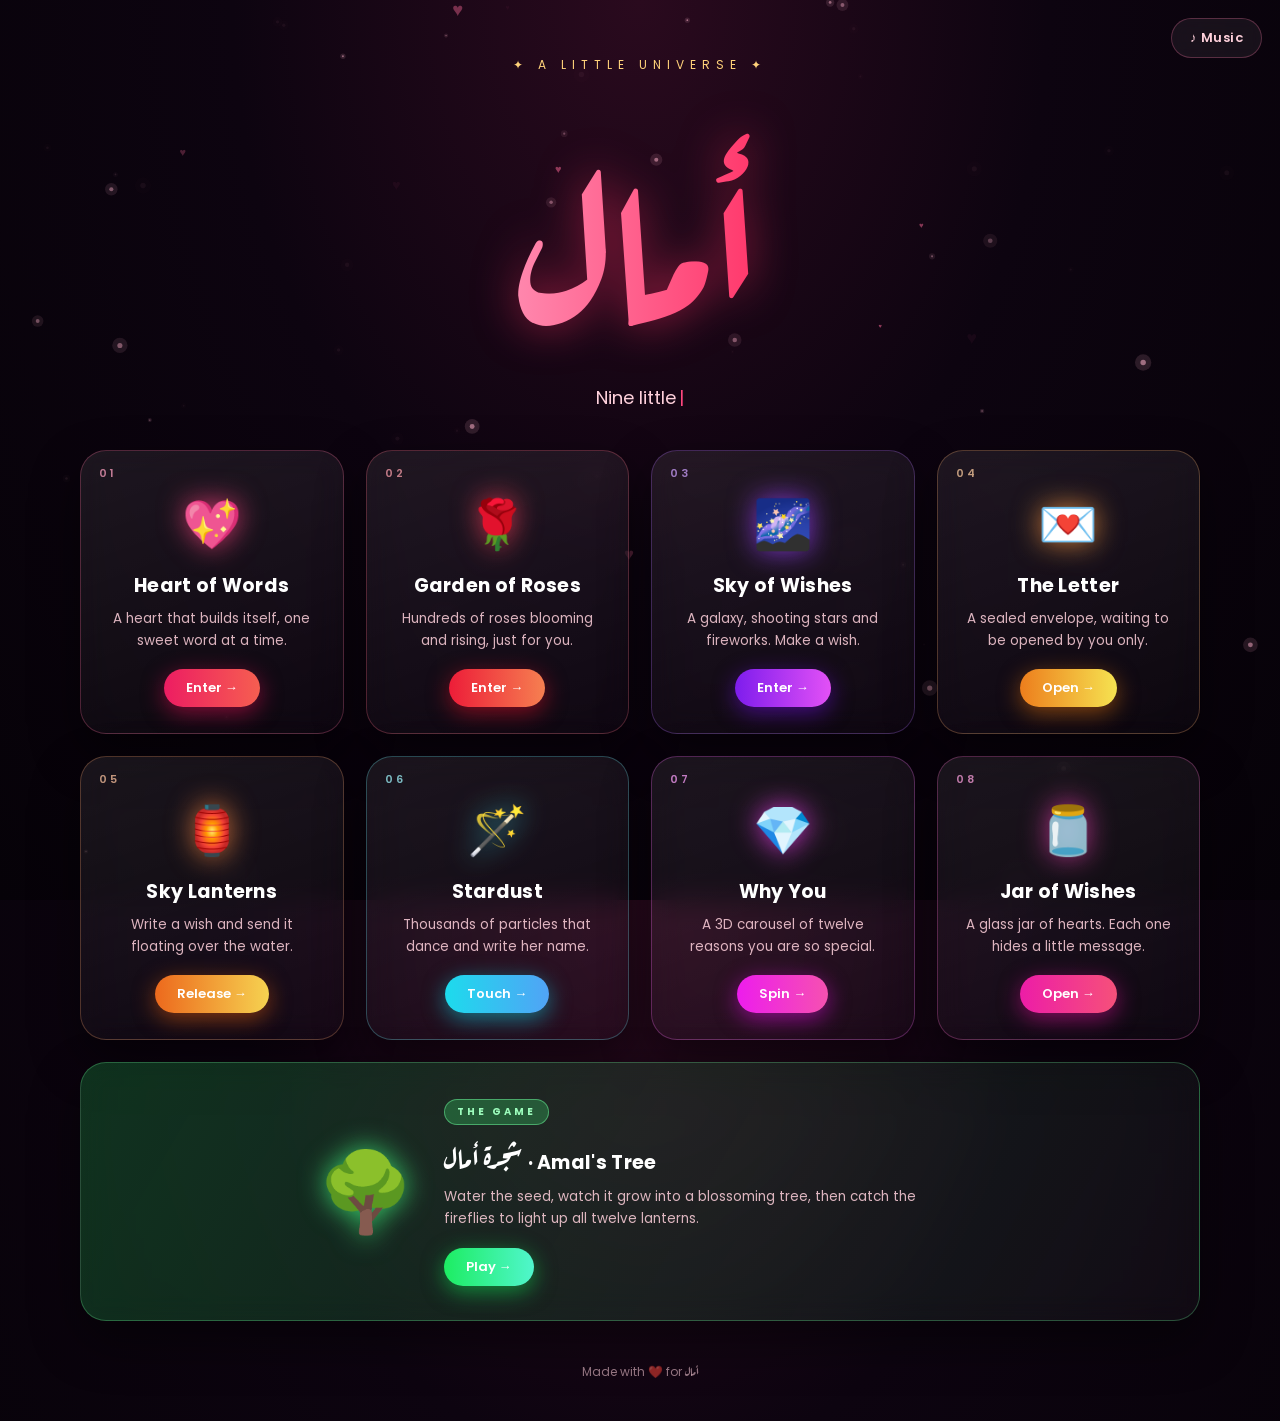
<file: amal-project-v2/index.html>
<!DOCTYPE html>
<html lang="en">
<head>
<meta charset="UTF-8">
<meta name="viewport" content="width=device-width, initial-scale=1.0">
<title>أمال ❤️</title>
<link rel="preconnect" href="https://fonts.googleapis.com">
<link href="https://fonts.googleapis.com/css2?family=Aref+Ruqaa:wght@400;700&family=Cairo:wght@400;600;700&family=Dancing+Script:wght@500;700&family=Great+Vibes&family=Poppins:wght@400;600;700&display=swap" rel="stylesheet">
<link rel="stylesheet" href="style.css">
</head>
<body class="scroll">

<main class="hero">
  <div class="tag">✦ a little universe ✦</div>
  <h1 class="name">أمال</h1>
  <div class="sub" data-type="Nine little worlds and one game, made only for you, أمال…"></div>

  <nav class="cards">
    <a class="card" style="--h:340;--d:1.0s" href="heart.html" data-link data-tilt>
      <span class="num">01</span><span class="ico">💖</span>
      <h2>Heart of Words</h2>
      <p>A heart that builds itself, one sweet word at a time.</p>
      <span class="go">Enter →</span>
    </a>
    <a class="card" style="--h:352;--d:1.1s" href="roses.html" data-link data-tilt>
      <span class="num">02</span><span class="ico">🌹</span>
      <h2>Garden of Roses</h2>
      <p>Hundreds of roses blooming and rising, just for you.</p>
      <span class="go">Enter →</span>
    </a>
    <a class="card" style="--h:268;--d:1.2s" href="stars.html" data-link data-tilt>
      <span class="num">03</span><span class="ico">🌌</span>
      <h2>Sky of Wishes</h2>
      <p>A galaxy, shooting stars and fireworks. Make a wish.</p>
      <span class="go">Enter →</span>
    </a>
    <a class="card" style="--h:28;--d:1.3s" href="letter.html" data-link data-tilt>
      <span class="num">04</span><span class="ico">💌</span>
      <h2>The Letter</h2>
      <p>A sealed envelope, waiting to be opened by you only.</p>
      <span class="go">Open →</span>
    </a>
    <a class="card" style="--h:22;--d:1.4s" href="lanterns.html" data-link data-tilt>
      <span class="num">05</span><span class="ico">🏮</span>
      <h2>Sky Lanterns</h2>
      <p>Write a wish and send it floating over the water.</p>
      <span class="go">Release →</span>
    </a>
    <a class="card" style="--h:185;--d:1.5s" href="stardust.html" data-link data-tilt>
      <span class="num">06</span><span class="ico">🪄</span>
      <h2>Stardust</h2>
      <p>Thousands of particles that dance and write her name.</p>
      <span class="go">Touch →</span>
    </a>
    <a class="card" style="--h:300;--d:1.6s" href="reasons.html" data-link data-tilt>
      <span class="num">07</span><span class="ico">💎</span>
      <h2>Why You</h2>
      <p>A 3D carousel of twelve reasons you are so special.</p>
      <span class="go">Spin →</span>
    </a>
    <a class="card" style="--h:320;--d:1.7s" href="jar.html" data-link data-tilt>
      <span class="num">08</span><span class="ico">🫙</span>
      <h2>Jar of Wishes</h2>
      <p>A glass jar of hearts. Each one hides a little message.</p>
      <span class="go">Open →</span>
    </a>
    <a class="card featured" style="--h:140;--d:1.9s" href="tree.html" data-link data-tilt>
      <span class="ico">🌳</span>
      <div>
        <span class="badge">THE GAME</span>
        <h2><span class="ar" style="font-size:1.5em">شجرة أمال</span> · Amal's Tree</h2>
        <p>Water the seed, watch it grow into a blossoming tree, then catch the fireflies to light up all twelve lanterns.</p>
        <span class="go">Play →</span>
      </div>
    </a>
  </nav>

  <div class="foot">Made with ❤️ for <span class="ar">أمال</span></div>
</main>

<script src="common.js"></script>
</body>
</html>
</file>
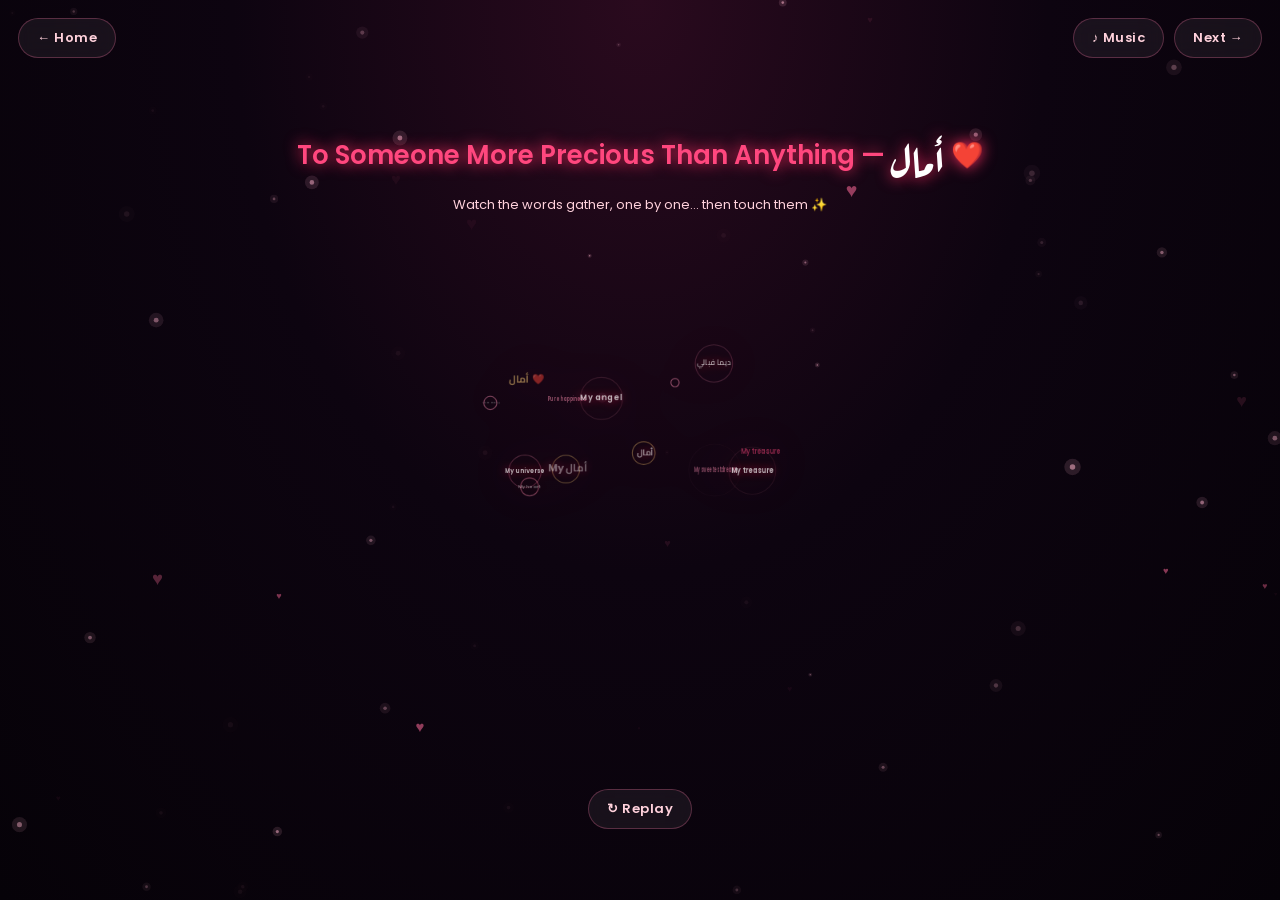
<file: amal-project-v2/heart.html>
<!DOCTYPE html>
<html lang="en">
<head>
<meta charset="UTF-8">
<meta name="viewport" content="width=device-width, initial-scale=1.0">
<title>Heart of Words ❤️ أمال</title>
<link rel="preconnect" href="https://fonts.googleapis.com">
<link href="https://fonts.googleapis.com/css2?family=Aref+Ruqaa:wght@400;700&family=Cairo:wght@400;600;700&family=Dancing+Script:wght@500;700&family=Great+Vibes&family=Poppins:wght@400;600;700&display=swap" rel="stylesheet">
<link rel="stylesheet" href="style.css">
</head>
<body>

<a class="back" href="index.html" data-link>← Home</a>

<main class="stage">
  <h1>To Someone More Precious Than Anything — <span class="ar">أمال</span> ❤️</h1>
  <p>Watch the words gather, one by one… then touch them ✨</p>
  <canvas id="heart" width="800" height="700"></canvas>
  <button class="pill replay" id="replay">↻ Replay</button>
</main>

<script src="common.js"></script>
<script src="heart.js"></script>
</body>
</html>
</file>
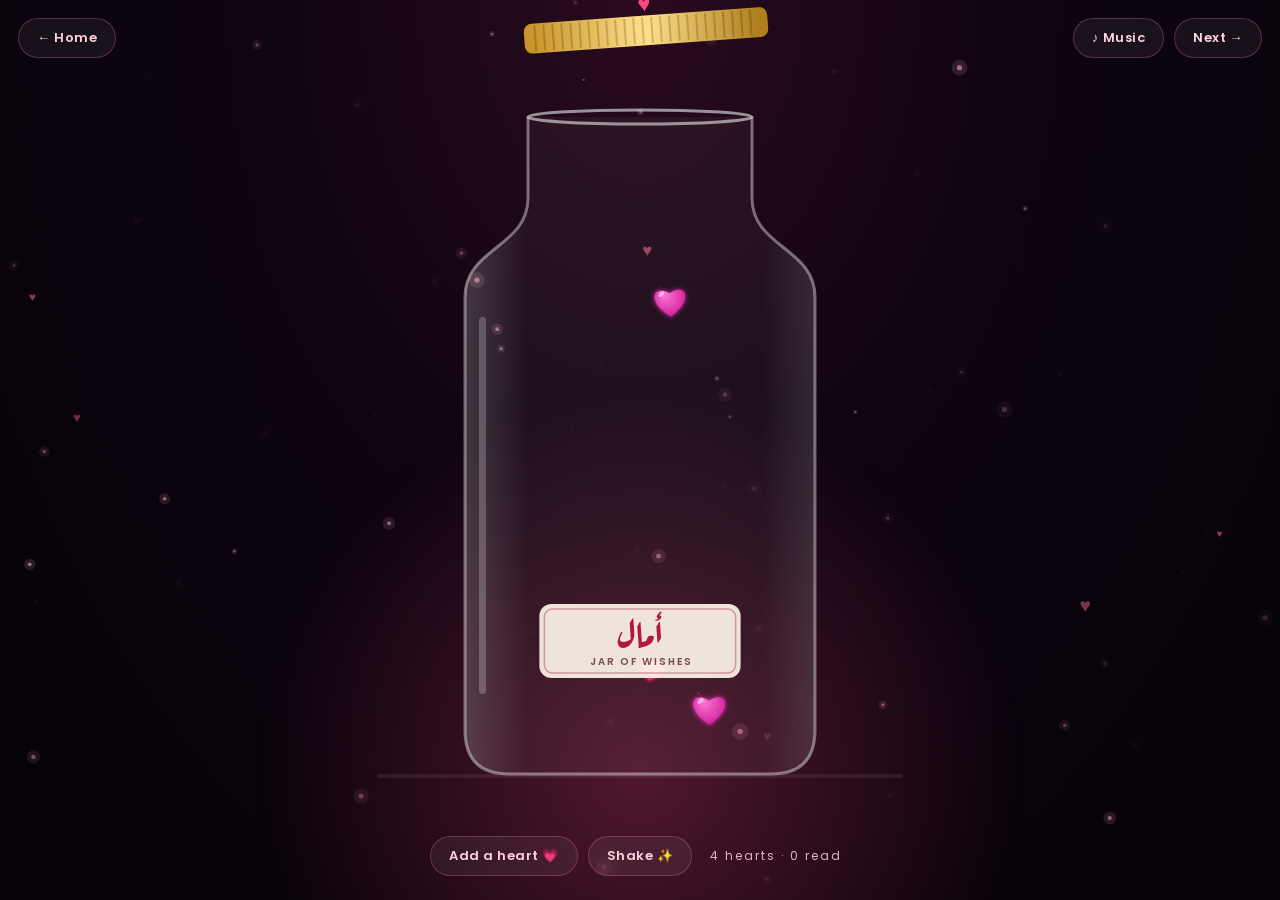
<file: amal-project-v2/jar.html>
<!DOCTYPE html>
<html lang="en">
<head>
<meta charset="UTF-8">
<meta name="viewport" content="width=device-width, initial-scale=1.0">
<title>Jar of Wishes 🫙 أمال</title>
<link rel="preconnect" href="https://fonts.googleapis.com">
<link href="https://fonts.googleapis.com/css2?family=Aref+Ruqaa:wght@400;700&family=Cairo:wght@400;600;700&family=Dancing+Script:wght@500;700&family=Great+Vibes&family=Poppins:wght@400;600;700&display=swap" rel="stylesheet">
<link rel="stylesheet" href="style.css">
</head>
<body>

<a class="back" href="index.html" data-link>← Home</a>

<canvas id="jar"></canvas>

<div class="jarui">
  <button class="pill" id="add">Add a heart 💗</button>
  <button class="pill" id="shake">Shake ✨</button>
  <span class="counter" id="count">0 hearts · tap one to read it</span>
</div>

<div class="note" id="note">
  <div class="card2">
    <div class="heartico">💌</div>
    <div class="en" id="noteEn"></div>
    <div class="arx" id="noteAr" dir="rtl"></div>
    <button id="noteClose">Keep it ❤️</button>
  </div>
</div>

<script src="common.js"></script>
<script src="jar.js"></script>
</body>
</html>
</file>
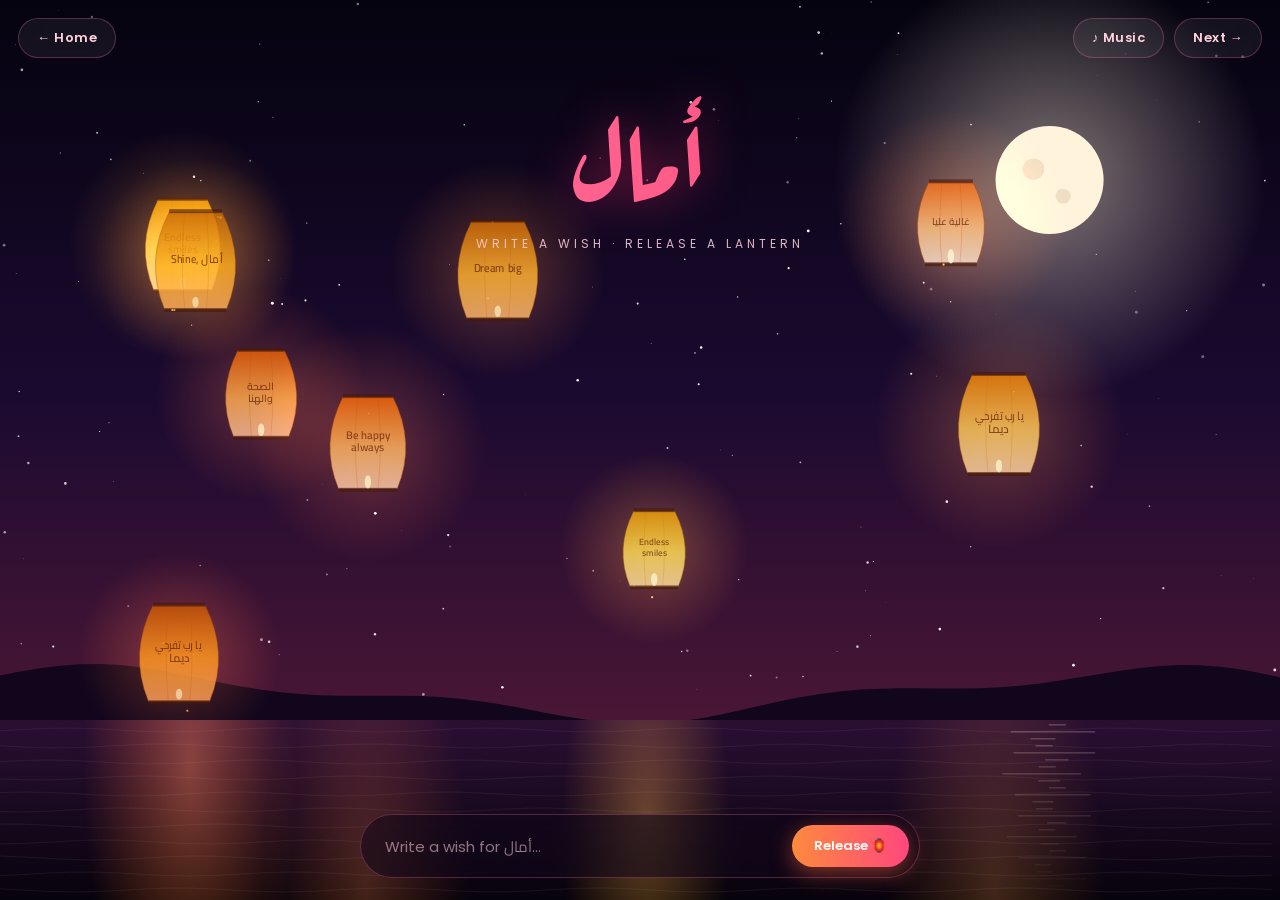
<file: amal-project-v2/lanterns.html>
<!DOCTYPE html>
<html lang="en">
<head>
<meta charset="UTF-8">
<meta name="viewport" content="width=device-width, initial-scale=1.0">
<title>Sky Lanterns 🏮 أمال</title>
<link rel="preconnect" href="https://fonts.googleapis.com">
<link href="https://fonts.googleapis.com/css2?family=Aref+Ruqaa:wght@400;700&family=Cairo:wght@400;600;700&family=Dancing+Script:wght@500;700&family=Great+Vibes&family=Poppins:wght@400;600;700&display=swap" rel="stylesheet">
<link rel="stylesheet" href="style.css">
</head>
<body data-bg="off">

<a class="back" href="index.html" data-link>← Home</a>

<canvas id="lan"></canvas>

<div class="titlebox">
  <h1 class="name">أمال</h1>
  <p>Write a wish · release a lantern</p>
</div>

<form class="composer" id="form" autocomplete="off">
  <input id="wishInput" maxlength="46" dir="auto" placeholder="Write a wish for أمال…">
  <button type="submit">Release 🏮</button>
</form>

<script src="common.js"></script>
<script src="lanterns.js"></script>
</body>
</html>
</file>
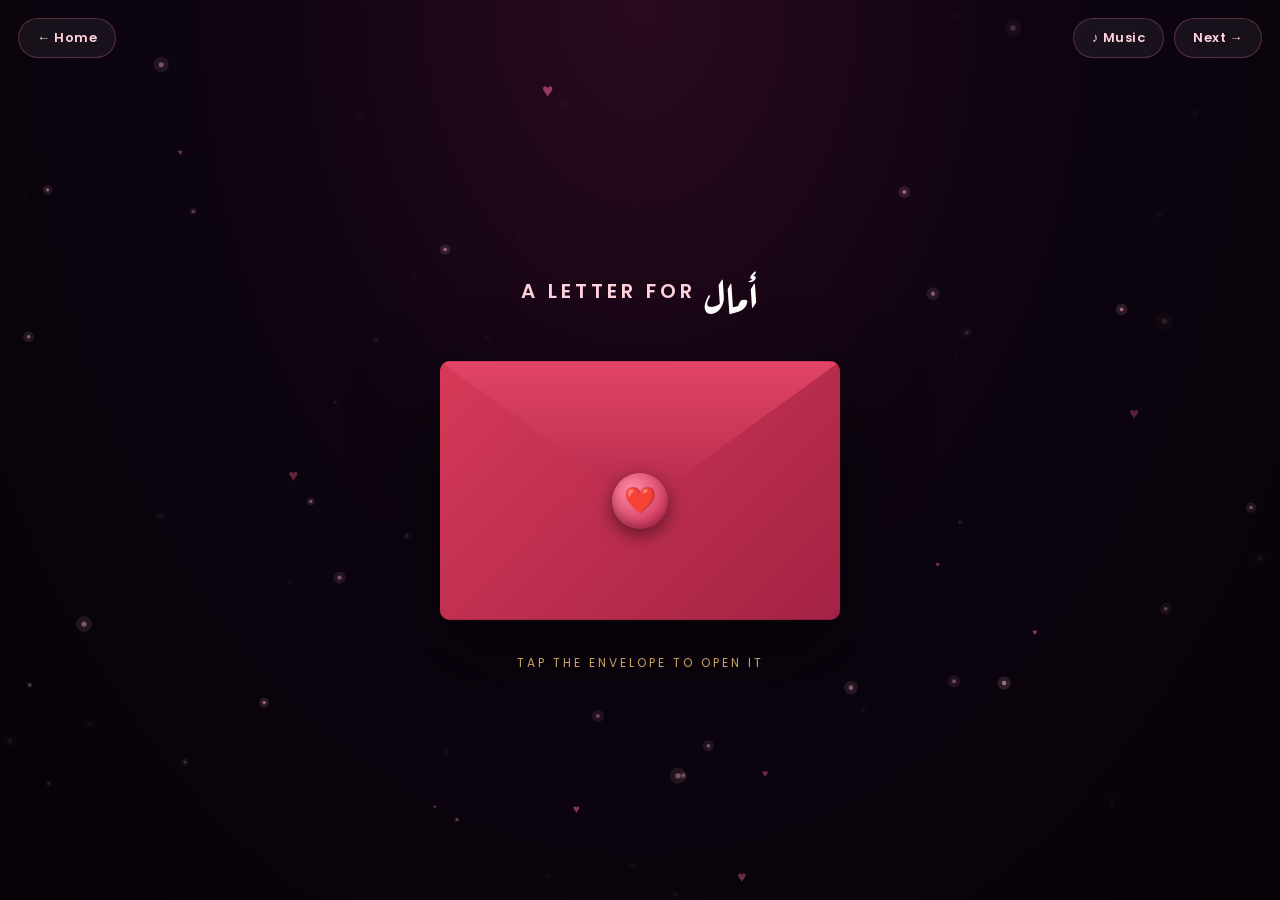
<file: amal-project-v2/letter.html>
<!DOCTYPE html>
<html lang="en">
<head>
<meta charset="UTF-8">
<meta name="viewport" content="width=device-width, initial-scale=1.0">
<title>The Letter 💌 أمال</title>
<link rel="preconnect" href="https://fonts.googleapis.com">
<link href="https://fonts.googleapis.com/css2?family=Aref+Ruqaa:wght@400;700&family=Cairo:wght@400;600;700&family=Dancing+Script:wght@500;700&family=Great+Vibes&family=Poppins:wght@400;600;700&display=swap" rel="stylesheet">
<link rel="stylesheet" href="style.css">
</head>
<body>

<a class="back" href="index.html" data-link>← Home</a>

<main class="letter-stage">
  <h1>A letter for <span class="ar">أمال</span></h1>

  <div class="env" id="env" role="button" aria-label="Open the letter">
    <div class="bk"></div>
    <div class="pp"><span>أمال</span></div>
    <div class="fr"></div>
    <div class="fl"></div>
    <div class="seal">❤️</div>
  </div>

  <div class="hint">TAP THE ENVELOPE TO OPEN IT</div>
</main>

<section class="sheet" id="sheet">
  <div class="wrap">
    <div class="tools">
      <div>
        <button class="pill on" id="langAr">عربي</button>
        <button class="pill" id="langEn">English</button>
      </div>
      <button class="pill" id="close">✕ Close</button>
    </div>
    <article class="paper" id="paper" dir="rtl"><div id="lbody"></div></article>
  </div>
</section>

<script src="common.js"></script>
<script src="letter.js"></script>
</body>
</html>
</file>
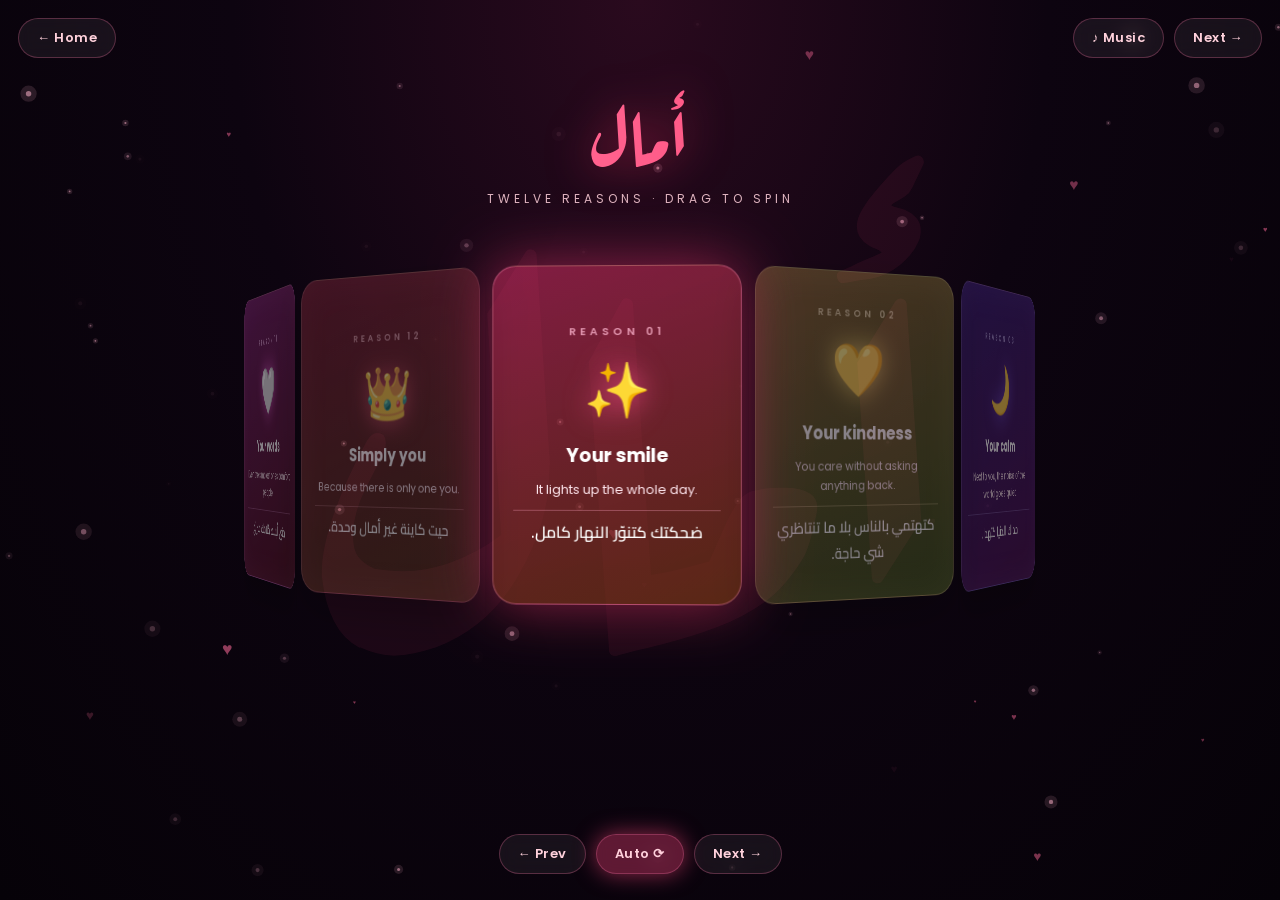
<file: amal-project-v2/reasons.html>
<!DOCTYPE html>
<html lang="en">
<head>
<meta charset="UTF-8">
<meta name="viewport" content="width=device-width, initial-scale=1.0">
<title>Why You 💎 أمال</title>
<link rel="preconnect" href="https://fonts.googleapis.com">
<link href="https://fonts.googleapis.com/css2?family=Aref+Ruqaa:wght@400;700&family=Cairo:wght@400;600;700&family=Dancing+Script:wght@500;700&family=Great+Vibes&family=Poppins:wght@400;600;700&display=swap" rel="stylesheet">
<link rel="stylesheet" href="style.css">
</head>
<body>

<a class="back" href="index.html" data-link>← Home</a>

<main class="scene" id="scene">
  <h2 class="name bgname">أمال</h2>
  <div class="ttl">
    <h1 class="name">أمال</h1>
    <p>Twelve reasons · drag to spin</p>
  </div>
  <div class="ring" id="ring"></div>
  <div class="ctl">
    <button class="pill" id="prev">← Prev</button>
    <button class="pill on" id="auto">Auto ⟳</button>
    <button class="pill" id="next">Next →</button>
  </div>
</main>

<script src="common.js"></script>
<script src="reasons.js"></script>
</body>
</html>
</file>
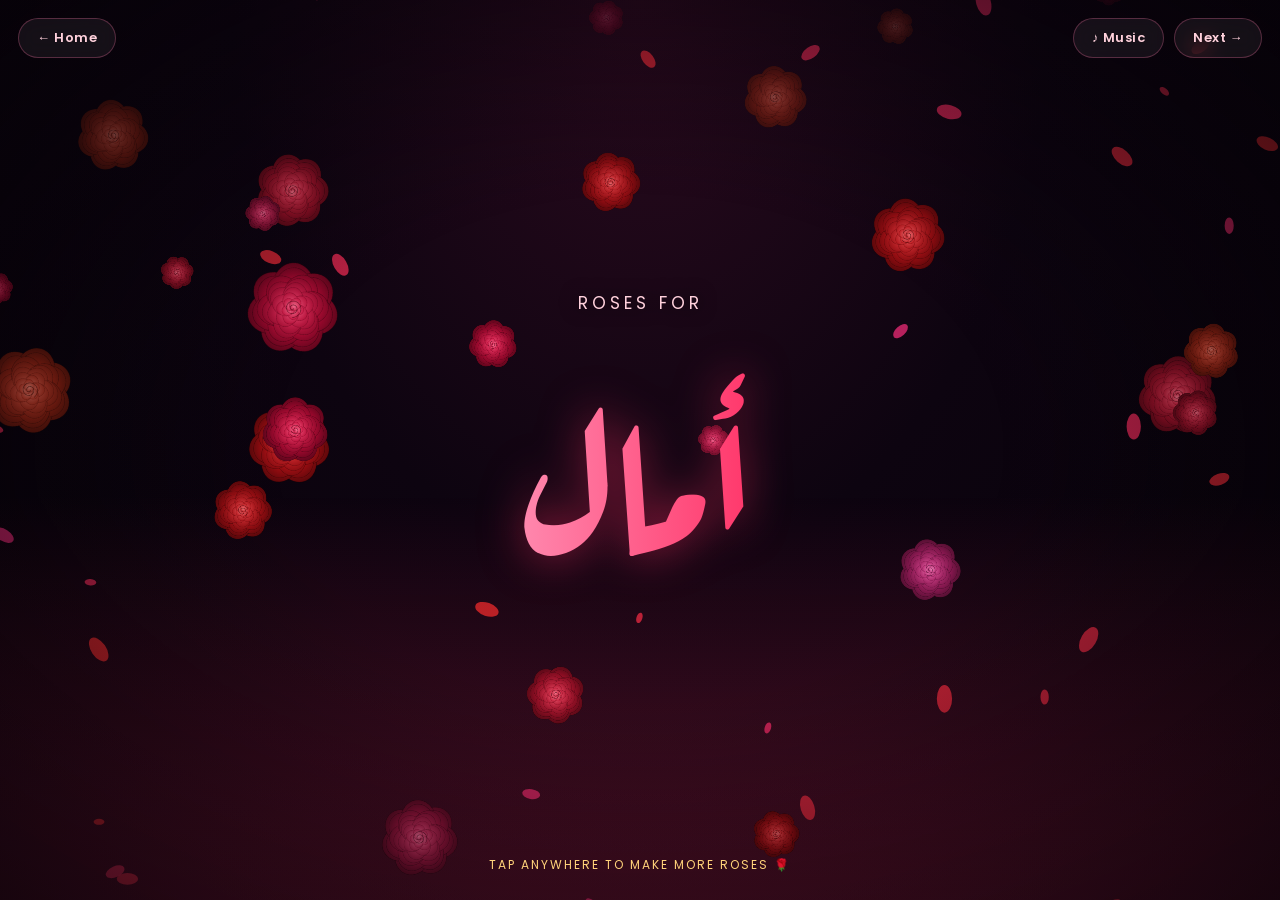
<file: amal-project-v2/roses.html>
<!DOCTYPE html>
<html lang="en">
<head>
<meta charset="UTF-8">
<meta name="viewport" content="width=device-width, initial-scale=1.0">
<title>Garden of Roses 🌹 أمال</title>
<link rel="preconnect" href="https://fonts.googleapis.com">
<link href="https://fonts.googleapis.com/css2?family=Aref+Ruqaa:wght@400;700&family=Cairo:wght@400;600;700&family=Dancing+Script:wght@500;700&family=Great+Vibes&family=Poppins:wght@400;600;700&display=swap" rel="stylesheet">
<link rel="stylesheet" href="style.css">
</head>
<body data-bg="off">

<a class="back" href="index.html" data-link>← Home</a>

<canvas id="roses"></canvas>

<div class="overlay">
  <div class="small">Roses for</div>
  <h1 class="name">أمال</h1>
  <div class="hint">TAP ANYWHERE TO MAKE MORE ROSES 🌹</div>
</div>

<script src="common.js"></script>
<script src="roses.js"></script>
</body>
</html>
</file>
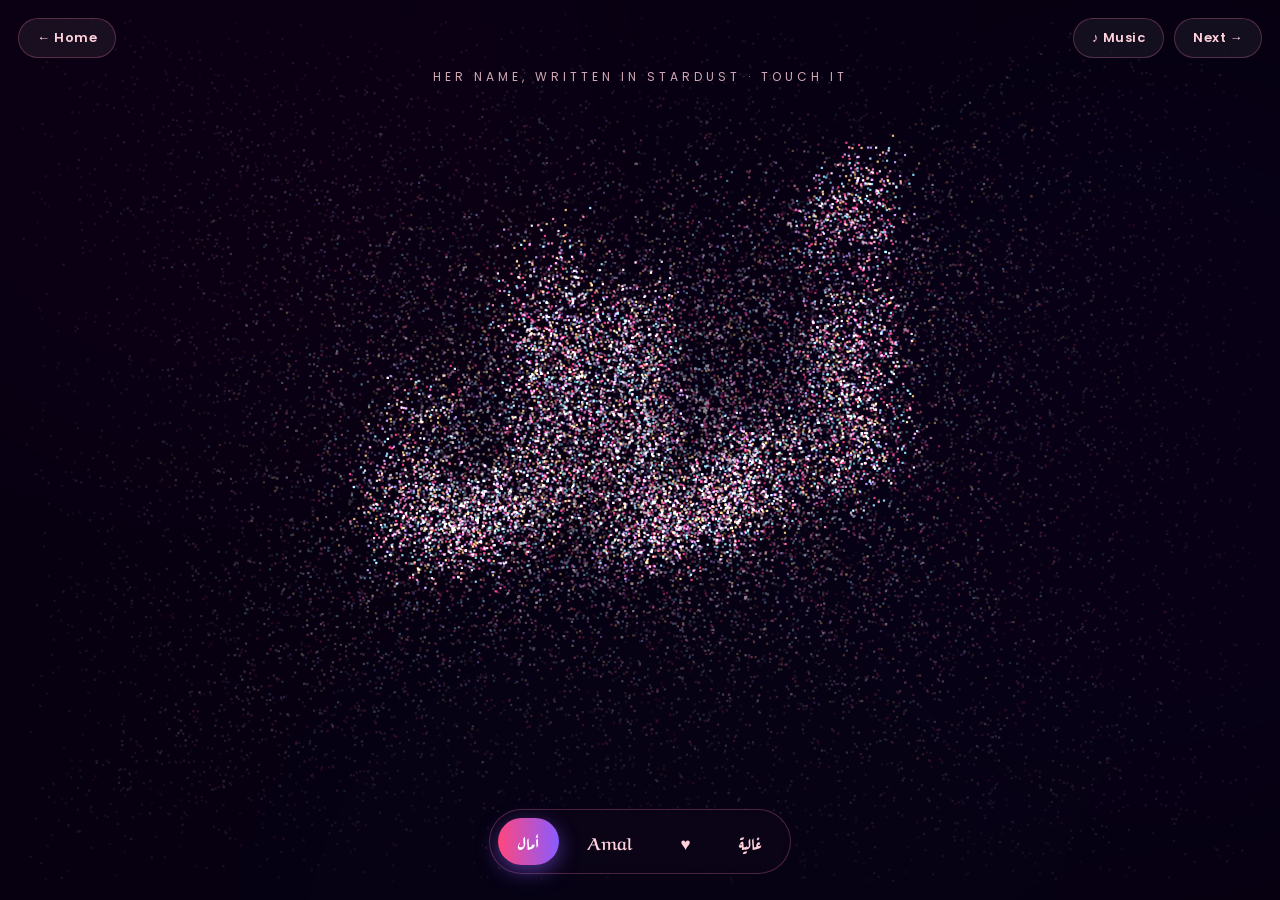
<file: amal-project-v2/stardust.html>
<!DOCTYPE html>
<html lang="en">
<head>
<meta charset="UTF-8">
<meta name="viewport" content="width=device-width, initial-scale=1.0">
<title>Stardust 🪄 أمال</title>
<link rel="preconnect" href="https://fonts.googleapis.com">
<link href="https://fonts.googleapis.com/css2?family=Aref+Ruqaa:wght@400;700&family=Cairo:wght@400;600;700&family=Dancing+Script:wght@500;700&family=Great+Vibes&family=Poppins:wght@400;600;700&display=swap" rel="stylesheet">
<link rel="stylesheet" href="style.css">
</head>
<body data-bg="off">

<a class="back" href="index.html" data-link>← Home</a>

<div class="aurora"><i></i><i></i><i></i></div>
<canvas id="dust"></canvas>

<div class="caption">Her name, written in stardust · touch it</div>

<nav class="modes" id="modes">
  <button class="on" data-i="0">أمال</button>
  <button data-i="1">Amal</button>
  <button data-i="2">♥</button>
  <button data-i="3">غالية</button>
</nav>

<script src="common.js"></script>
<script src="stardust.js"></script>
</body>
</html>
</file>
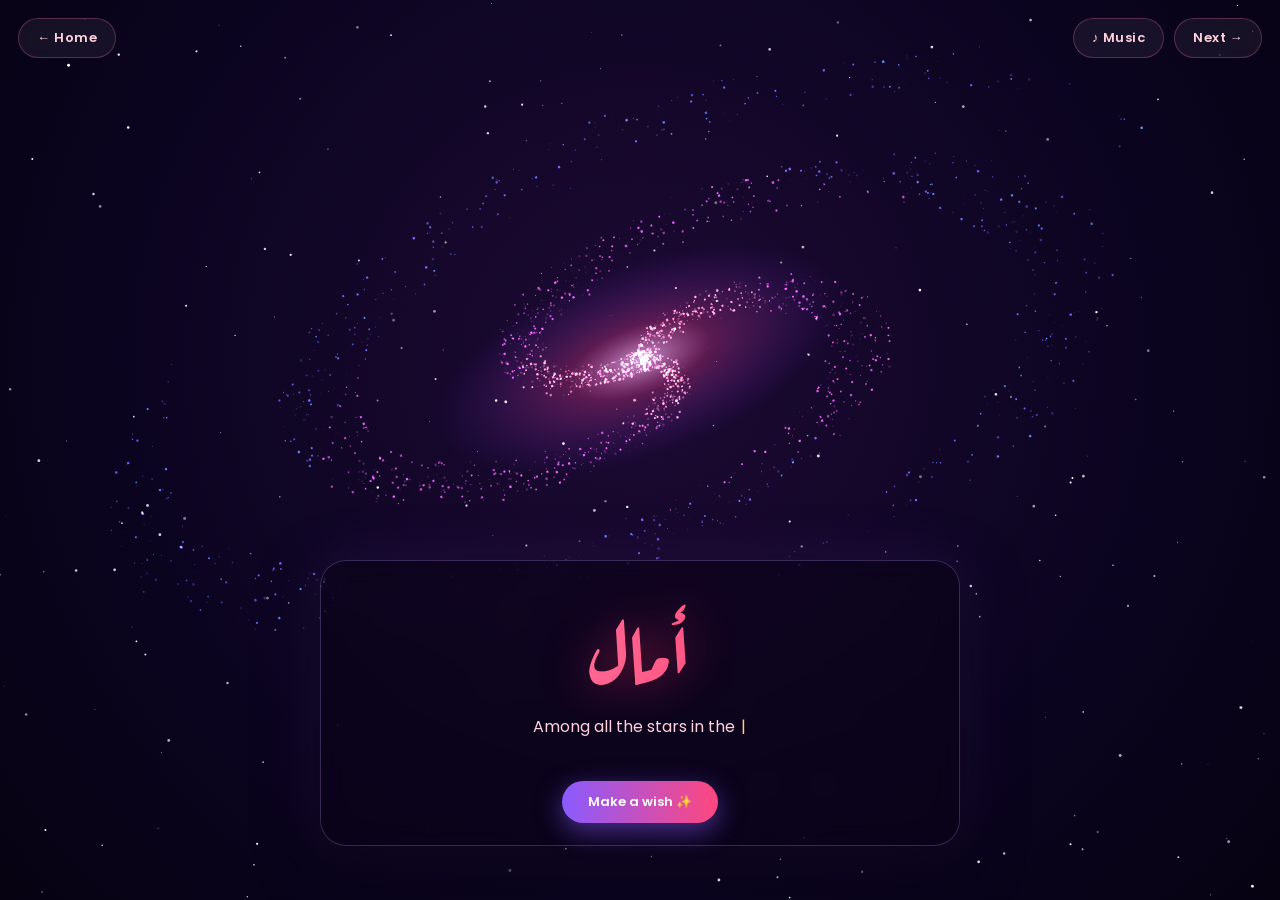
<file: amal-project-v2/stars.html>
<!DOCTYPE html>
<html lang="en">
<head>
<meta charset="UTF-8">
<meta name="viewport" content="width=device-width, initial-scale=1.0">
<title>Sky of Wishes ✨ أمال</title>
<link rel="preconnect" href="https://fonts.googleapis.com">
<link href="https://fonts.googleapis.com/css2?family=Aref+Ruqaa:wght@400;700&family=Cairo:wght@400;600;700&family=Dancing+Script:wght@500;700&family=Great+Vibes&family=Poppins:wght@400;600;700&display=swap" rel="stylesheet">
<link rel="stylesheet" href="style.css">
</head>
<body data-bg="off">

<a class="back" href="index.html" data-link>← Home</a>

<canvas id="sky"></canvas>

<section class="panel">
  <h1 class="name">أمال</h1>
  <p id="msg" dir="ltr"></p>
  <button class="wish" id="wish">Make a wish ✨</button>
</section>

<script src="common.js"></script>
<script src="stars.js"></script>
</body>
</html>
</file>
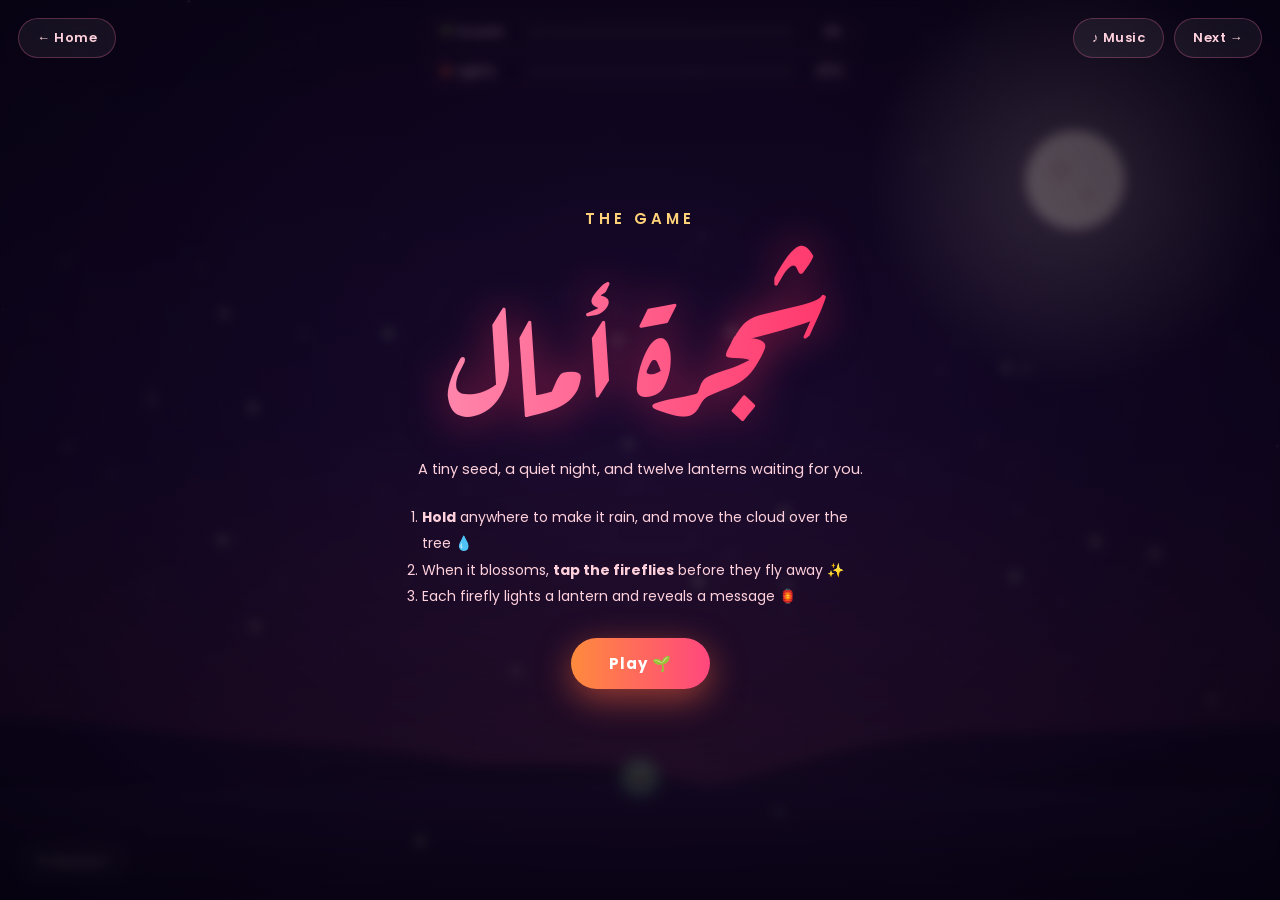
<file: amal-project-v2/tree.html>
<!DOCTYPE html>
<html lang="en">
<head>
<meta charset="UTF-8">
<meta name="viewport" content="width=device-width, initial-scale=1.0">
<title>Amal's Tree 🌳 أمال</title>
<link rel="preconnect" href="https://fonts.googleapis.com">
<link href="https://fonts.googleapis.com/css2?family=Aref+Ruqaa:wght@400;700&family=Cairo:wght@400;600;700&family=Dancing+Script:wght@500;700&family=Great+Vibes&family=Poppins:wght@400;600;700&display=swap" rel="stylesheet">
<link rel="stylesheet" href="style.css">
</head>
<body data-bg="off">

<a class="back" href="index.html" data-link>← Home</a>

<canvas id="tree"></canvas>

<div class="hud">
  <div class="meter"><span>🌱 Growth</span><i><b id="gBar"></b></i><em id="gTxt">0%</em></div>
  <div class="meter l"><span>🏮 Lights</span><i><b id="lBar"></b></i><em id="lTxt">0/12</em></div>
</div>

<div class="gamehint" id="hint"></div>
<div class="toast" id="toast"></div>
<button class="pill reset" id="reset">↻ Restart</button>

<section class="intro" id="intro">
  <div class="introbox">
    <h2>The game</h2>
    <h1 class="name">شجرة أمال</h1>
    <p>A tiny seed, a quiet night, and twelve lanterns waiting for you.</p>
    <ol>
      <li><b>Hold</b> anywhere to make it rain, and move the cloud over the tree 💧</li>
      <li>When it blossoms, <b>tap the fireflies</b> before they fly away ✨</li>
      <li>Each firefly lights a lantern and reveals a message 🏮</li>
    </ol>
    <button class="bigbtn" id="play">Play 🌱</button>
  </div>
</section>

<section class="finale" id="finale">
  <div class="introbox">
    <h3>All twelve lights are on</h3>
    <h1 class="name">أمال</h1>
    <p>You grew it, you lit it. This tree is yours, and it will always be here for you.</p>
    <button class="bigbtn" id="admire">Admire the tree 🌳</button>
    <button class="bigbtn alt" id="again">Play again ↻</button>
  </div>
</section>

<script src="common.js"></script>
<script src="tree.js"></script>
</body>
</html>
</file>
<file: amal-project-v2/style.css>
:root{
  --bg:#060208;--pink:#ff477e;--rose:#ff2e63;--soft:#ffd1dc;--gold:#ffd27a;
  --glass:rgba(255,255,255,.06);--line:rgba(255,120,170,.28);
  --ar:'Aref Ruqaa','Amiri','Noto Naskh Arabic',serif;
  --ui:'Poppins','Cairo',Arial,sans-serif;
}
*{box-sizing:border-box}
html,body{height:100%}
body{
  margin:0;min-height:100vh;
  background:radial-gradient(ellipse at 50% 0%,#2a0a1e 0%,#0d0410 45%,var(--bg) 100%);
  color:var(--soft);font-family:var(--ui);
  overflow:hidden;-webkit-font-smoothing:antialiased;
}
body.scroll{overflow-y:auto;overflow-x:hidden}
button,input{font-family:inherit}
#bg{position:fixed;inset:0;width:100%;height:100%;z-index:0;pointer-events:none}

/* ---------- Page transition veil ---------- */
.veil{position:fixed;inset:0;z-index:999;background:radial-gradient(circle at 50% 50%,#3a0f2a 0%,#060208 70%);opacity:1;pointer-events:all;transition:opacity .7s ease}
.veil.gone{opacity:0;pointer-events:none}

/* ---------- Top controls ---------- */
.back,.pill{
  display:inline-block;padding:9px 18px;border-radius:999px;cursor:pointer;
  background:var(--glass);border:1px solid var(--line);
  backdrop-filter:blur(10px);-webkit-backdrop-filter:blur(10px);
  color:var(--soft);text-decoration:none;font:600 13px var(--ui);letter-spacing:.5px;transition:.3s;
}
.back{position:fixed;top:18px;left:18px;z-index:50}
.back:hover,.pill:hover{background:rgba(255,71,126,.25);box-shadow:0 0 24px rgba(255,71,126,.5)}
.back:hover{transform:translateX(-3px)}
.topbar{position:fixed;top:18px;right:18px;z-index:50;display:flex;gap:10px}
.pill.on{background:rgba(255,71,126,.35);box-shadow:0 0 22px rgba(255,71,126,.55)}

/* ---------- Script name (Arabic calligraphy) ---------- */
.name{
  font-family:var(--ar);font-weight:700;line-height:1.55;padding:0 .12em;letter-spacing:0;
  background:linear-gradient(90deg,#ff8eb3,#ff2e63,#ffd27a,#ff8eb3);background-size:300% 100%;
  -webkit-background-clip:text;background-clip:text;color:transparent;-webkit-text-fill-color:transparent;
  animation:shine 6s linear infinite;filter:drop-shadow(0 0 22px rgba(255,46,99,.55));
}
.ar{font-family:var(--ar);font-weight:700}
@keyframes shine{to{background-position:300% 0}}
@keyframes rise{from{opacity:0;transform:translateY(26px)}to{opacity:1;transform:none}}
@keyframes blink{50%{opacity:0}}
@keyframes pulse{50%{opacity:.35}}
@keyframes floaty{50%{transform:translateY(-12px)}}

/* ---------- Home ---------- */
.hero{position:relative;z-index:2;min-height:100vh;display:flex;flex-direction:column;align-items:center;justify-content:center;padding:56px 20px 40px;text-align:center}
.tag{font-size:12px;letter-spacing:6px;text-transform:uppercase;color:var(--gold);opacity:0;animation:rise 1s .2s forwards}
.hero .name{margin:0;font-size:clamp(90px,20vw,200px);opacity:0;animation:shine 6s linear infinite,rise 1.2s .4s forwards}
.sub{min-height:28px;margin:0 0 38px;font-size:clamp(14px,2.4vw,18px);color:var(--soft);opacity:0;animation:rise 1s .9s forwards}
.sub::after{content:'|';margin-left:3px;color:var(--pink);animation:blink 1s steps(1) infinite}
.cards{display:grid;grid-template-columns:repeat(auto-fit,minmax(240px,1fr));gap:22px;width:min(1120px,100%)}
.card{
  --h:340;position:relative;overflow:hidden;display:block;padding:38px 24px 26px;border-radius:26px;text-align:center;
  background:linear-gradient(160deg,rgba(255,255,255,.08),rgba(255,255,255,.02));
  border:1px solid hsla(var(--h),90%,70%,.28);backdrop-filter:blur(14px);-webkit-backdrop-filter:blur(14px);
  color:inherit;text-decoration:none;box-shadow:0 20px 50px rgba(0,0,0,.45);
  transition:transform .18s ease-out,box-shadow .4s,border-color .4s;
  animation:rise .9s var(--d,1s) backwards;transform-style:preserve-3d;
}
.card::before{content:'';position:absolute;inset:0;pointer-events:none;background:radial-gradient(circle 190px at var(--mx,50%) var(--my,50%),hsla(var(--h),95%,62%,.38),transparent 70%);opacity:0;transition:opacity .4s}
.card::after{content:'';position:absolute;top:0;left:-120%;width:60%;height:100%;pointer-events:none;background:linear-gradient(100deg,transparent,rgba(255,255,255,.18),transparent);transform:skewX(-20deg)}
.card:hover{border-color:hsla(var(--h),95%,72%,.8);box-shadow:0 25px 60px hsla(var(--h),90%,55%,.35)}
.card:hover::before{opacity:1}
.card:hover::after{left:140%;transition:left .9s ease}
.card .num{position:absolute;top:14px;left:18px;font-size:11px;letter-spacing:3px;font-weight:600;color:hsla(var(--h),90%,80%,.75)}
.card .ico{display:block;font-size:48px;margin-bottom:10px;animation:floaty 3.5s ease-in-out infinite;filter:drop-shadow(0 0 14px hsla(var(--h),95%,62%,.8))}
.card:nth-child(2n) .ico{animation-delay:.6s}
.card h2{margin:0 0 8px;font-size:19px;font-weight:700;color:#fff;letter-spacing:.3px}
.card p{margin:0 0 18px;font-size:13.5px;line-height:1.6;color:var(--soft);opacity:.85}
.card .go{display:inline-block;padding:9px 22px;border-radius:999px;font-size:13px;font-weight:600;background:linear-gradient(90deg,hsl(var(--h),85%,52%),hsl(calc(var(--h) + 25),90%,64%));color:#fff;box-shadow:0 6px 22px hsla(var(--h),90%,50%,.5);transition:.3s}
.card:hover .go{letter-spacing:1.2px;padding:9px 28px}
.card.featured{grid-column:1/-1;display:flex;align-items:center;justify-content:center;gap:30px;text-align:left;padding:34px 40px;background:linear-gradient(120deg,hsla(var(--h),70%,40%,.28),rgba(255,255,255,.03))}
.card.featured .ico{font-size:78px;margin:0}
.card.featured p{max-width:520px}
.badge{display:inline-block;margin-bottom:8px;padding:4px 12px;border-radius:999px;font-size:10px;letter-spacing:3px;font-weight:700;background:hsla(var(--h),90%,60%,.25);color:hsl(var(--h),95%,80%);border:1px solid hsla(var(--h),90%,70%,.5)}
.foot{margin-top:40px;font-size:12px;color:rgba(255,209,220,.55);opacity:0;animation:rise 1s 2.2s forwards}

/* ---------- Heart page ---------- */
.stage{position:relative;z-index:2;min-height:100vh;display:flex;flex-direction:column;align-items:center;justify-content:center;padding:64px 10px 14px}
.stage h1{margin:0 0 4px;color:var(--pink);font-size:clamp(16px,2.8vw,26px);text-align:center;font-weight:600;text-shadow:0 0 15px var(--rose);opacity:0;animation:rise 1s .3s forwards}
.stage h1 .ar{font-size:1.7em;color:#fff;vertical-align:middle}
.stage p{margin:0;font-size:13px;text-align:center;opacity:0;animation:rise 1s .6s forwards}
#heart{margin-top:6px;width:min(640px,98vw);height:auto;display:block;touch-action:none;filter:drop-shadow(0 0 22px rgba(255,46,99,.28))}
.replay{margin-top:8px}

/* ---------- Roses page ---------- */
#roses{position:fixed;inset:0;width:100%;height:100%;z-index:1;cursor:pointer;touch-action:none}
.overlay{position:fixed;inset:0;z-index:3;pointer-events:none;display:flex;flex-direction:column;align-items:center;justify-content:center;text-align:center;background:radial-gradient(ellipse at 50% 50%,transparent 40%,rgba(6,2,8,.75) 100%)}
.overlay .name{font-size:clamp(90px,19vw,190px);margin:0;text-shadow:none}
.overlay .small{font-size:clamp(12px,2.4vw,17px);letter-spacing:4px;text-transform:uppercase;color:var(--soft);text-shadow:0 0 18px rgba(0,0,0,.9);opacity:0;animation:rise 1.2s .6s forwards}
.overlay .hint{position:absolute;bottom:26px;font-size:12px;letter-spacing:2px;color:var(--gold);animation:pulse 2.4s ease-in-out infinite}

/* ---------- Stars page ---------- */
#sky{position:fixed;inset:0;width:100%;height:100%;z-index:1;cursor:crosshair;touch-action:none}
.panel{position:fixed;left:0;right:0;margin:0 auto;bottom:6vh;z-index:3;width:min(640px,92vw);text-align:center;padding:18px 26px 22px;border-radius:26px;background:rgba(10,4,20,.45);border:1px solid rgba(190,150,255,.25);backdrop-filter:blur(14px);-webkit-backdrop-filter:blur(14px);box-shadow:0 20px 60px rgba(0,0,0,.5),0 0 60px rgba(150,90,255,.15);animation:rise 1.2s .6s backwards}
.panel .name{margin:0;font-size:clamp(56px,11vw,84px)}
.panel #msg{min-height:54px;margin:4px 0 14px;font-size:clamp(13px,2.5vw,16px);line-height:1.7}
.panel #msg[dir=rtl]{font-family:'Cairo',var(--ui);font-size:clamp(15px,2.8vw,18px)}
.panel #msg::after{content:'|';margin:0 2px;color:var(--gold);animation:blink 1s steps(1) infinite}
.wish{cursor:pointer;border:0;padding:11px 26px;border-radius:999px;font:600 13px var(--ui);color:#fff;background:linear-gradient(90deg,#8a5bff,#ff477e);box-shadow:0 8px 26px rgba(138,91,255,.5);transition:.3s}
.wish:hover{transform:translateY(-2px) scale(1.05);box-shadow:0 12px 34px rgba(255,71,126,.6)}

/* ---------- Letter page ---------- */
.letter-stage{position:relative;z-index:2;min-height:100vh;display:flex;flex-direction:column;align-items:center;justify-content:center;gap:34px;padding:70px 16px 40px;text-align:center}
.letter-stage h1{margin:0;font-size:clamp(15px,2.6vw,20px);font-weight:600;color:var(--soft);letter-spacing:4px;text-transform:uppercase}
.letter-stage h1 .ar{font-size:2.2em;letter-spacing:0;text-transform:none;color:#fff;vertical-align:middle}
.letter-stage .hint{font-size:12px;letter-spacing:3px;color:var(--gold);animation:pulse 2.4s ease-in-out infinite}
.env{position:relative;width:min(400px,84vw);aspect-ratio:1.55;cursor:pointer;perspective:1200px;animation:floaty 4.5s ease-in-out infinite;filter:drop-shadow(0 30px 40px rgba(0,0,0,.6));transition:transform .5s}
.env:hover{transform:scale(1.04) rotate(-1deg)}
.env .bk{position:absolute;inset:0;background:linear-gradient(160deg,#b92b4c,#7d1631);border-radius:10px}
.env .pp{position:absolute;left:7%;right:7%;top:8%;bottom:8%;background:#fff6ee;border-radius:6px;z-index:2;transition:transform .9s .55s cubic-bezier(.2,.9,.2,1);display:flex;align-items:center;justify-content:center;font-family:var(--ar);font-size:34px;color:#c01c46}
.env .fr{position:absolute;inset:0;border-radius:10px;z-index:3;background:linear-gradient(135deg,#d63a58,#a32244);clip-path:polygon(0 0,50% 54%,100% 0,100% 100%,0 100%)}
.env .fl{position:absolute;left:0;top:0;width:100%;height:56%;z-index:4;background:linear-gradient(#e24565,#b32a4a);clip-path:polygon(0 0,100% 0,50% 100%);transform-origin:top;transition:transform .8s,z-index 0s .35s;border-radius:10px 10px 0 0}
.env .seal{position:absolute;left:50%;top:54%;width:56px;height:56px;margin:-28px 0 0 -28px;border-radius:50%;z-index:5;display:grid;place-items:center;font-size:26px;background:radial-gradient(circle at 35% 30%,#ff8aa5,#c01c46);box-shadow:0 6px 18px rgba(0,0,0,.5),inset 0 -4px 8px rgba(0,0,0,.25);transition:.5s;animation:beat 1.6s ease-in-out infinite}
@keyframes beat{50%{transform:scale(1.12)}}
.env.open .fl{transform:rotateX(180deg);z-index:1}
.env.open .pp{transform:translateY(-58%)}
.env.open .seal{opacity:0;transform:scale(.2)}
.sheet{position:fixed;inset:0;z-index:20;display:grid;place-items:center;padding:14px;background:rgba(6,2,8,.65);backdrop-filter:blur(8px);-webkit-backdrop-filter:blur(8px);opacity:0;pointer-events:none;transition:opacity .7s}
.sheet.show{opacity:1;pointer-events:all}
.sheet .wrap{width:min(660px,100%);display:flex;flex-direction:column;gap:12px;transform:translateY(40px) scale(.96);transition:transform .8s cubic-bezier(.2,.9,.2,1)}
.sheet.show .wrap{transform:none}
.sheet .tools{display:flex;gap:8px;justify-content:space-between;align-items:center}
.paper{max-height:76vh;overflow:auto;padding:36px 34px 30px;border-radius:8px;color:#4a2530;cursor:pointer;
  background:repeating-linear-gradient(transparent 0 37px,rgba(180,90,110,.18) 37px 38px),linear-gradient(#fffaf3,#f6e5d3);
  box-shadow:0 30px 80px rgba(0,0,0,.6),inset 0 0 60px rgba(200,140,110,.22)}
.paper[dir=rtl]{font-family:var(--ar);font-size:clamp(20px,3.8vw,26px);line-height:38px}
.paper[dir=ltr]{font-family:'Dancing Script',cursive;font-size:clamp(20px,3.6vw,25px);line-height:38px}
#lbody{white-space:pre-wrap;min-height:200px}
#lbody::after{content:'|';color:#c01c46;margin:0 2px;animation:blink 1s steps(1) infinite}
#lbody.done::after{display:none}

/* ---------- Lanterns page ---------- */
#lan{position:fixed;inset:0;width:100%;height:100%;z-index:1;cursor:pointer;touch-action:none}
.titlebox{position:fixed;top:64px;left:0;right:0;z-index:3;text-align:center;pointer-events:none}
.titlebox .name{margin:0;font-size:clamp(60px,12vw,110px)}
.titlebox p{margin:0;font-size:12px;letter-spacing:4px;text-transform:uppercase;color:var(--soft);opacity:.85}
.composer{position:fixed;left:0;right:0;margin:0 auto;bottom:22px;z-index:5;width:min(560px,92vw);display:flex;gap:10px;padding:10px;border-radius:999px;background:rgba(15,6,24,.55);border:1px solid var(--line);backdrop-filter:blur(14px);-webkit-backdrop-filter:blur(14px)}
.composer input{flex:1;min-width:0;border:0;outline:0;background:transparent;color:#fff;font-size:15px;padding:0 14px}
.composer input::placeholder{color:rgba(255,209,220,.55)}
.composer button{cursor:pointer;border:0;padding:11px 22px;border-radius:999px;font:600 13px var(--ui);color:#fff;background:linear-gradient(90deg,#ff8a3d,#ff477e);box-shadow:0 6px 22px rgba(255,100,60,.5);transition:.3s;white-space:nowrap}
.composer button:hover{transform:scale(1.05)}

/* ---------- Stardust page ---------- */
.aurora{position:fixed;inset:0;z-index:0;overflow:hidden;pointer-events:none}
.aurora i{position:absolute;width:60vmax;height:60vmax;border-radius:50%;filter:blur(90px);opacity:.38;animation:drift 18s ease-in-out infinite alternate}
.aurora i:nth-child(1){background:#ff2e83;left:-15vmax;top:-20vmax}
.aurora i:nth-child(2){background:#6a3dff;right:-20vmax;top:5vmax;animation-delay:-6s}
.aurora i:nth-child(3){background:#00c2c7;left:20vw;bottom:-35vmax;animation-delay:-11s;opacity:.28}
@keyframes drift{to{transform:translate(8vw,6vh) scale(1.25) rotate(40deg)}}
#dust{position:fixed;inset:0;width:100%;height:100%;z-index:2;cursor:pointer;touch-action:none}
.modes{position:fixed;left:0;right:0;margin:0 auto;bottom:26px;z-index:5;display:flex;gap:8px;justify-content:center;width:max-content;max-width:94vw;padding:8px;border-radius:999px;background:rgba(15,6,24,.5);border:1px solid var(--line);backdrop-filter:blur(14px);-webkit-backdrop-filter:blur(14px)}
.modes button{cursor:pointer;border:0;padding:10px 20px;border-radius:999px;background:transparent;color:var(--soft);font:600 17px var(--ar);transition:.3s}
.modes button.on{background:linear-gradient(90deg,#ff477e,#8a5bff);color:#fff;box-shadow:0 6px 20px rgba(138,91,255,.5)}
.caption{position:fixed;top:68px;left:0;right:0;z-index:3;text-align:center;font-size:12px;letter-spacing:4px;text-transform:uppercase;color:var(--soft);opacity:.8;pointer-events:none}

/* ---------- Reasons page ---------- */
.scene{position:relative;z-index:2;height:100vh;display:flex;flex-direction:column;align-items:center;justify-content:center;overflow:hidden;perspective:1500px;touch-action:pan-y;cursor:grab}
.scene:active{cursor:grabbing}
.scene .bgname{position:absolute;top:50%;left:50%;transform:translate(-50%,-56%);font-size:clamp(200px,42vw,520px);margin:0;opacity:.07;pointer-events:none;user-select:none;-webkit-text-fill-color:#ff477e;background:none;animation:none;filter:none}
.ring{position:relative;width:clamp(190px,24vw,250px);height:clamp(270px,34vw,340px);transform-style:preserve-3d;margin-top:-30px}
.rcard{--h:340;position:absolute;inset:0;border-radius:24px;padding:26px 20px;display:flex;flex-direction:column;align-items:center;justify-content:center;text-align:center;gap:10px;backface-visibility:hidden;-webkit-backface-visibility:hidden;
  background:linear-gradient(160deg,hsla(var(--h),80%,55%,.5),hsla(calc(var(--h) + 40),70%,25%,.75));border:1px solid hsla(var(--h),90%,75%,.45);
  box-shadow:0 18px 50px rgba(0,0,0,.5),inset 0 0 40px hsla(var(--h),90%,70%,.12);transition:opacity .5s,filter .5s,box-shadow .5s;opacity:.5;filter:saturate(.8)}
.rcard.front{opacity:1;filter:none;box-shadow:0 0 60px hsla(var(--h),95%,60%,.55),0 18px 50px rgba(0,0,0,.5)}
.rcard .n{font-size:11px;letter-spacing:4px;color:hsla(var(--h),95%,85%,.8);font-weight:600}
.rcard .e{font-size:54px;filter:drop-shadow(0 0 14px hsla(var(--h),95%,65%,.9))}
.rcard h3{margin:0;font-size:19px;color:#fff;font-weight:700}
.rcard p{margin:0;font-size:13px;line-height:1.55;color:#ffe6ee}
.rcard .a{font:600 16px/1.7 'Cairo',var(--ui);color:#fff;border-top:1px solid hsla(var(--h),90%,80%,.35);padding-top:8px;width:100%}
.scene .ctl{position:absolute;bottom:26px;display:flex;gap:10px;z-index:5}
.scene .ttl{position:absolute;top:66px;left:0;right:0;text-align:center;pointer-events:none}
.scene .ttl .name{margin:0;font-size:clamp(48px,8vw,80px)}
.scene .ttl p{margin:0;font-size:12px;letter-spacing:4px;text-transform:uppercase;opacity:.85}

/* ---------- Jar page ---------- */
#jar{position:fixed;inset:0;width:100%;height:100%;z-index:1;touch-action:none}
.jarui{position:fixed;left:0;right:0;margin:0 auto;bottom:24px;z-index:5;width:max-content;max-width:94vw;display:flex;gap:10px;flex-wrap:wrap;justify-content:center;align-items:center}
.counter{font-size:12px;letter-spacing:2px;color:var(--soft);opacity:.85;padding:0 8px}
.note{position:fixed;inset:0;z-index:30;display:grid;place-items:center;background:rgba(6,2,8,.55);backdrop-filter:blur(6px);-webkit-backdrop-filter:blur(6px);opacity:0;pointer-events:none;transition:.4s}
.note.show{opacity:1;pointer-events:all}
.note .card2{width:min(420px,88vw);text-align:center;padding:34px 28px 26px;border-radius:24px;transform:scale(.7) rotate(-4deg);transition:transform .6s cubic-bezier(.2,1.4,.3,1);
  background:linear-gradient(160deg,#fffaf3,#f7e3d0);color:#5a2a3a;box-shadow:0 30px 80px rgba(0,0,0,.6)}
.note.show .card2{transform:none}
.card2 .heartico{font-size:42px;margin-bottom:8px}
.card2 .en{font:700 25px/1.35 'Dancing Script',cursive}
.card2 .arx{margin-top:12px;font:700 22px/1.7 var(--ar)}
.card2 button{margin-top:18px;cursor:pointer;border:0;padding:10px 26px;border-radius:999px;font:600 13px var(--ui);color:#fff;background:linear-gradient(90deg,#ff477e,#ff7aa5)}

/* ---------- Tree game ---------- */
#tree{position:fixed;inset:0;width:100%;height:100%;z-index:1;touch-action:none;cursor:pointer}
.hud{position:fixed;top:16px;left:0;right:0;margin:0 auto;z-index:6;width:min(430px,60vw);display:flex;flex-direction:column;gap:7px;pointer-events:none}
.meter{display:flex;align-items:center;gap:9px;padding:6px 12px;border-radius:999px;background:rgba(10,4,20,.5);border:1px solid var(--line);backdrop-filter:blur(10px);-webkit-backdrop-filter:blur(10px);font-size:12px;font-weight:600}
.meter span{white-space:nowrap;min-width:78px}
.meter i{flex:1;height:7px;border-radius:9px;background:rgba(255,255,255,.12);overflow:hidden}
.meter b{display:block;height:100%;width:0;border-radius:9px;background:linear-gradient(90deg,#6dd47e,#ffd27a);transition:width .25s}
.meter.l b{background:linear-gradient(90deg,#ff8a3d,#ff477e)}
.meter em{font-style:normal;min-width:38px;text-align:right}
.gamehint{position:fixed;left:0;right:0;margin:0 auto;bottom:62px;z-index:6;text-align:center;width:min(520px,90vw);font-size:14px;color:var(--soft);text-shadow:0 2px 14px #000;pointer-events:none;animation:pulse 2.6s ease-in-out infinite}
.toast{position:fixed;left:0;right:0;margin:0 auto;bottom:100px;z-index:7;width:min(460px,90vw);text-align:center;padding:16px 22px;border-radius:20px;background:rgba(20,8,30,.72);border:1px solid rgba(255,180,120,.4);backdrop-filter:blur(12px);-webkit-backdrop-filter:blur(12px);box-shadow:0 0 40px rgba(255,140,60,.25);opacity:0;transform:translateY(20px);transition:.5s;pointer-events:none}
.toast.show{opacity:1;transform:none}
.toast small{display:block;font-size:10px;letter-spacing:3px;color:var(--gold);margin-bottom:4px}
.toast b{display:block;font-size:15px;color:#fff;line-height:1.5}
.toast span{display:block;margin-top:6px;font:600 16px/1.7 'Cairo',var(--ui);color:#ffd9b8}
.reset{position:fixed;bottom:18px;left:18px;z-index:8}
.intro,.finale{position:fixed;inset:0;z-index:20;display:grid;place-items:center;padding:20px;text-align:center;background:radial-gradient(ellipse at 50% 40%,rgba(30,10,50,.55),rgba(6,2,16,.88));backdrop-filter:blur(6px);-webkit-backdrop-filter:blur(6px);transition:opacity .8s}
.finale{background:radial-gradient(ellipse at 50% 40%,rgba(60,15,50,.35),rgba(6,2,16,.6));opacity:0;pointer-events:none}
.finale.show{opacity:1;pointer-events:all}
.intro.hide{opacity:0;pointer-events:none}
.introbox{max-width:480px}
.introbox .name{margin:0;font-size:clamp(84px,18vw,140px)}
.introbox h2,.introbox h3{margin:0 0 10px;font-size:15px;letter-spacing:4px;text-transform:uppercase;color:var(--gold);font-weight:600}
.introbox p{margin:0 0 22px;line-height:1.7;font-size:14.5px;color:var(--soft)}
.introbox ol{text-align:left;margin:0 0 24px;padding:0 0 0 22px;line-height:1.9;font-size:14px}
.bigbtn{cursor:pointer;border:0;padding:14px 38px;border-radius:999px;font:700 15px var(--ui);letter-spacing:1px;color:#fff;background:linear-gradient(90deg,#ff8a3d,#ff477e);box-shadow:0 10px 34px rgba(255,100,60,.55);transition:.3s;margin:4px}
.bigbtn:hover{transform:translateY(-3px) scale(1.05)}
.bigbtn.alt{background:var(--glass);border:1px solid var(--line);box-shadow:none}

@media (max-width:640px){
  .back{top:12px;left:12px;padding:7px 14px}
  .topbar{top:12px;right:12px;gap:6px}
  .topbar .pill{padding:7px 12px}
  .cards{gap:16px}
  .card.featured{flex-direction:column;text-align:center;padding:30px 22px}
  .hud{top:58px;width:88vw}
  .gamehint{bottom:70px}
  .toast{bottom:108px}
  .paper{padding:28px 20px 22px}
}
@media (prefers-reduced-motion:reduce){*{animation-duration:.01s!important;animation-delay:0s!important}}
</file>
